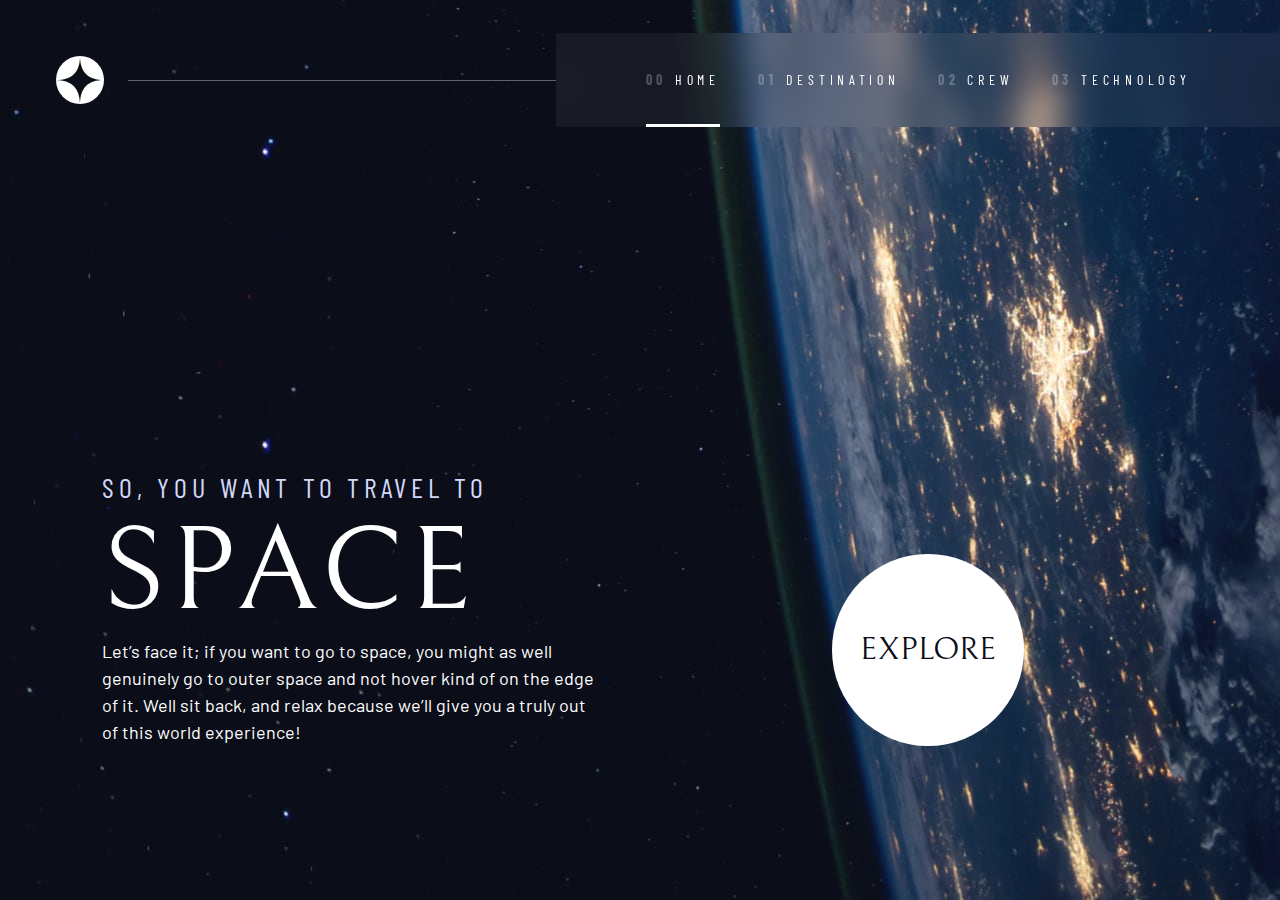
<file: index.html>
<!DOCTYPE html>
<html lang="en">
<head>
  <meta charset="UTF-8">
  <meta name="viewport" content="width=device-width, initial-scale=1.0">

  <link rel="icon" type="image/png" sizes="32x32" href="./assets/favicon-32x32.png">

  <!-- Google fonts -->
        <link rel="preconnect" href="https://fonts.googleapis.com">
        <link rel="preconnect" href="https://fonts.gstatic.com" crossorigin>
        <link href="https://fonts.googleapis.com/css2?family=Barlow+Condensed:wght@400;700&family=Bellefair&family=Barlow:wght@400;700&display=swap"
            rel="stylesheet">

  <!-- CSS Style sheets -->
  <link rel="stylesheet" href="./index.css">

  <!-- jQuery -->
    <script src="https://ajax.googleapis.com/ajax/libs/jquery/3.6.0/jquery.min.js"></script>

  <title>Frontend Mentor | Space tourism website</title>
</head>
<body class="home">

<!-- Primary header -->
  <header class="primary-header flex">
    <div>
     <img src="./assets/shared/logo.svg" alt="space tourism logo" class="logo"/>
    </div>
      <button class="mobile-nav-toggle" aria-controls="primary-navigation"><span class="sr-only"
        aria-expands="false">Menu</span></button>
        <nav>
          <ul id="primary-navigation" data-visible="false" class="primary-navigation underline-indicators flex">
            <li class="active"><a class="uppercase ff-sans-cond letter-spacing-2 text-white numbered-title" style="font-size: var(--fs-200)" href="index.html"><span>00</span>Home</a>
            <li><a class="uppercase ff-sans-cond letter-spacing-2 text-white numbered-title" style="font-size: var(--fs-200)" href="destination.html"><span>01</span>Destination</a>
            <li><a class="uppercase ff-sans-cond letter-spacing-2 text-white numbered-title" style="font-size: var(--fs-200)" href="crew.html"><span>02</span>Crew</a>
            <li><a class="uppercase ff-sans-cond letter-spacing-2 text-white numbered-title" style="font-size: var(--fs-200)" href="technology.html"><span>03</span>Technology</a>
          </ul>
       </nav>
  </header>

<main id="main" class="grid-container grid-container--home">
 <div>
  <h1 class="uppercase letter-spacing-1 fs-500 ff-sans-cond text-accent">So, you want to travel to
  <span class="d-block uppercase fs-900 ff-serif text-white">Space</span></h1>
  <p>Let’s face it; if you want to go to space, you might as well genuinely go to
  outer space and not hover kind of on the edge of it. Well sit back, and relax
  because we’ll give you a truly out of this world experience!</p>
</div>
<div>
  <a href="./destination.html" class="large-button uppercase ff-serif text-dark bg-white">Explore</a>
</div>
</main>


<script src="./navigation.js"></script>
</body>
</html>
</file>
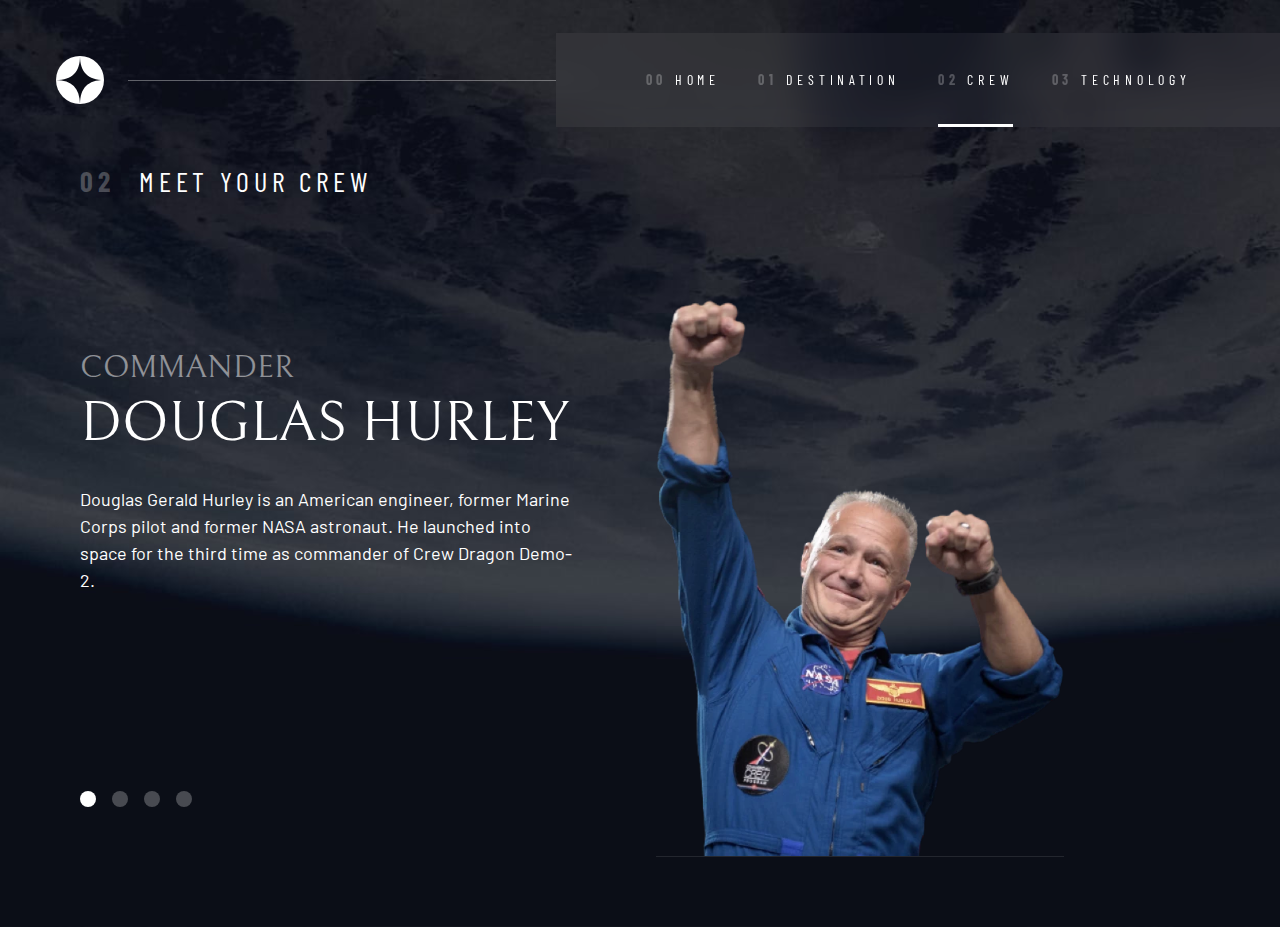
<file: crew.html>
<!DOCTYPE html>
<html lang="en">
<head>
  <meta charset="UTF-8">
  <meta name="viewport" content="width=device-width, initial-scale=1.0">

  <link rel="icon" type="image/png" sizes="32x32" href="./assets/favicon-32x32.png">

  <!-- Google fonts -->
        <link rel="preconnect" href="https://fonts.googleapis.com">
        <link rel="preconnect" href="https://fonts.gstatic.com" crossorigin>
        <link href="https://fonts.googleapis.com/css2?family=Barlow+Condensed:wght@400;700&family=Bellefair&family=Barlow:wght@400;700&display=swap"
            rel="stylesheet">

  <!-- CSS Style sheets -->
  <link rel="stylesheet" href="./index.css">

  <!-- jQuery -->
    <script src="https://ajax.googleapis.com/ajax/libs/jquery/3.6.0/jquery.min.js"></script>

  <title>Frontend Mentor | Space tourism website</title>
</head>
<body class="crew">

<!-- Primary header -->
  <header class="primary-header flex">
    <div>
     <img src="./assets/shared/logo.svg" alt="space tourism logo" class="logo"/>
    </div>
      <button class="mobile-nav-toggle" aria-controls="primary-navigation"><span class="sr-only"
        aria-expands="false">Menu</span></button>
        <nav>
          <ul id="primary-navigation" data-visible="false" class="primary-navigation underline-indicators flex">
            <li ><a class="uppercase ff-sans-cond letter-spacing-2 text-white numbered-title" style="font-size: var(--fs-200)" href="index.html"><span>00</span>Home</a>
            <li><a class="uppercase ff-sans-cond letter-spacing-2 text-white numbered-title" style="font-size: var(--fs-200)" href="destination.html"><span>01</span>Destination</a>
            <li class="active"><a class="uppercase ff-sans-cond letter-spacing-2 text-white numbered-title" style="font-size: var(--fs-200)" href="crew.html"><span>02</span>Crew</a>
            <li><a class="uppercase ff-sans-cond letter-spacing-2 text-white numbered-title" style="font-size: var(--fs-200)" href="technology.html"><span>03</span>Technology</a>
          </ul>
       </nav>
  </header>

  <main id="main" class="grid-container grid-container--crew flow">
    <h1 class="numbered-title"><span aria-hidden="true">02</span> Meet your crew</h1>
      <div role="dotlist" aria-label="crew list" class="dot-indicators flex">
        <button id="0" role="dot" dotindex="0" aria-controls="commander-tab" aria-selected="true"><span class="sr-only">The commander</span></button>
        <button id="1" role="dot" dotindex="-1" aria-controls="mission-specialist-tab" aria-selected="false"><span class="sr-only">The mission specialist</span></button>
        <button id="2" role="dot" dotindex="-1" aria-controls="pilot-tab" aria-selected="false"><span class="sr-only">The pilot</span></button>
        <button id="3" role="dot" dotindex="-1" aria-controls="crew-engineer-tab" aria-selected="false"><span class="sr-only">The crew engineer</span></button>
      </div>

      <article class="crew-details flow">
        <header class="flow" style="--flow-space: 0.5rem">
          <h2 id="crew-role" class="fs-600 ff-serif uppercase" style="color: hsl(var(--clr-white) / 0.5)">Commander</h2>
          <p id="crew-name" class="fs-700 uppercase ff-serif">Douglas Hurley</p>
        </header>
        <p id="crew-bio">Douglas Gerald Hurley is an American engineer, former Marine Corps pilot
        and former NASA astronaut. He launched into space for the third time as
        commander of Crew Dragon Demo-2.</p>
      </article>
      <picture>
        <source id="crew-source" srcset="assets/crew/image-douglas-hurley.webp" type="image/webp">
        <img id="crew-img" src="assets/crew/image-douglas-hurley.png" alt="Douglas Hurley">
      </picture>


  </main>


<script src="./navigation.js"></script>
<script src="./dots.js"></script>
</body>
</html>
</file>
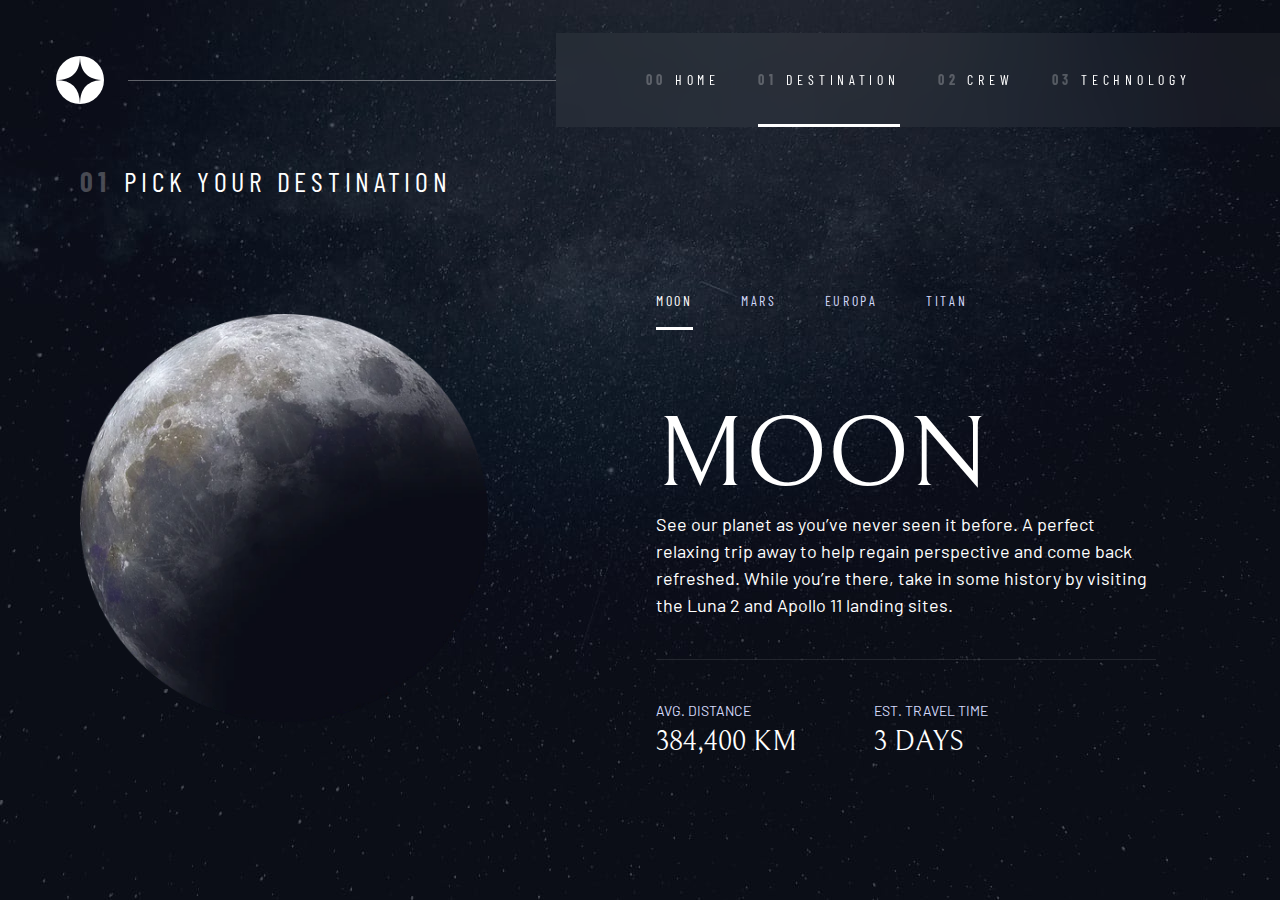
<file: destination.html>
<!DOCTYPE html>
<html lang="en">
<head>
  <meta charset="UTF-8">
  <meta name="viewport" content="width=device-width, initial-scale=1.0">

  <link rel="icon" type="image/png" sizes="32x32" href="./assets/favicon-32x32.png">

  <!-- Google fonts -->
        <link rel="preconnect" href="https://fonts.googleapis.com">
        <link rel="preconnect" href="https://fonts.gstatic.com" crossorigin>
        <link href="https://fonts.googleapis.com/css2?family=Barlow+Condensed:wght@400;700&family=Bellefair&family=Barlow:wght@400;700&display=swap"
            rel="stylesheet">

  <!-- CSS Style sheets -->
  <link rel="stylesheet" href="./index.css">

<!-- jQuery -->
  <script src="https://ajax.googleapis.com/ajax/libs/jquery/3.6.0/jquery.min.js"></script>

  <title>Frontend Mentor | Space tourism website</title>
</head>
<body class="destination">

<!-- Primary header -->
  <header class="primary-header flex">
    <div>
     <img src="./assets/shared/logo.svg" alt="space tourism logo" class="logo"/>
    </div>
      <button class="mobile-nav-toggle" aria-controls="primary-navigation"><span class="sr-only"
        aria-expands="false">Menu</span></button>
        <nav>
          <ul id="primary-navigation" data-visible="false" class="primary-navigation underline-indicators flex">
            <li ><a class="uppercase ff-sans-cond letter-spacing-2 text-white numbered-title" style="font-size: var(--fs-200)" href="index.html"><span>00</span>Home</a>
            <li class="active"><a class="uppercase ff-sans-cond letter-spacing-2 text-white numbered-title" style="font-size: var(--fs-200)" href="destination.html"><span>01</span>Destination</a>
            <li><a class="uppercase ff-sans-cond letter-spacing-2 text-white numbered-title" style="font-size: var(--fs-200)" href="crew.html"><span>02</span>Crew</a>
            <li><a class="uppercase ff-sans-cond letter-spacing-2 text-white numbered-title" style="font-size: var(--fs-200)" href="technology.html"><span>03</span>Technology</a>
          </ul>
       </nav>
  </header>

  <main id="main" class="grid-container grid-container--destination flow">
    <h2 class="numbered-title"><span aria-hidden="true">01</span>Pick your destination</h2>

    <picture>
     <source id="destination-source" srcset="assets/destination/image-moon.webp" type="image/webp">
     <img id="destination-img" src="assets/destination/image-moon.png" alt="the moon">
    </picture>

     <div role="tablist" aria-label="destination list" class="tab-list underline-indicators flex" style="--gap: 3rem;">
        <button id="0" role="tab" tabindex="0" aria-controls="moon-tab" aria-selected="true" class="uppercase letter-spacing-2 text-accent ff-sans-cond fs-200">Moon</button>
        <button id="1" role="tab" tabindex="-1" aria-controls="mars-tab" aria-selected="false" class="uppercase letter-spacing-2 text-accent ff-sans-cond fs-200">Mars</button>
        <button id="2" role="tab" tabindex="-1" aria-controls="europa-tab" aria-selected="false" class="uppercase letter-spacing-2 text-accent ff-sans-cond fs-200">Europa</button>
        <button id="3" role="tab" tabindex="-1" aria-controls="titan-tab" aria-selected="false" class="uppercase letter-spacing-2 text-accent ff-sans-cond fs-200">Titan</button>
     </div>

     <article class="destination-info">
      <h2 id="destination-name" class="fs-800 uppercase ff-serif">Moon</h2>

      <p id="destination-description">See our planet as you’ve never seen it before. A perfect relaxing trip away to help
      regain perspective and come back refreshed. While you’re there, take in some history
      by visiting the Luna 2 and Apollo 11 landing sites.</p>

      <div class="destination-meta flex">
        <div>
          <h3 class="text-accent fs-200 uppercase">Avg. distance</h3>
          <p id="destination-distance" class="ff-serif uppercase">384,400 km</p>
        </div>
        <div>
          <h3 class="text-accent fs-200 uppercase">Est. travel time</h3>
          <p id="destination-travel" class="ff-serif uppercase">3 days</p>
        </div>
      </div>
    </article>

  </main>


<script src="./navigation.js"></script>
<script src="./tabs.js"></script>
</body>
</html>
</file>
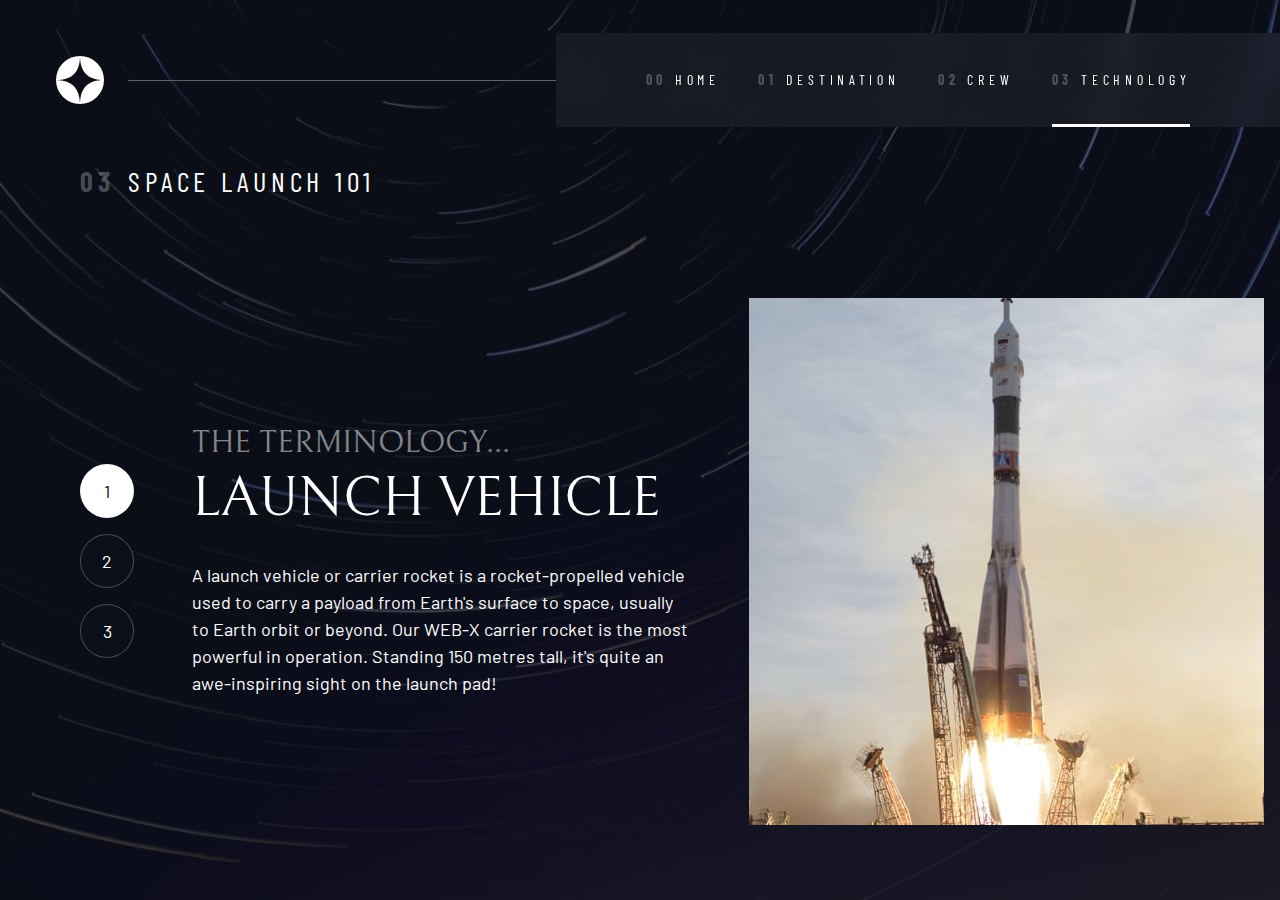
<file: technology.html>
<!DOCTYPE html>
<html lang="en">
<head>
  <meta charset="UTF-8">
  <meta name="viewport" content="width=device-width, initial-scale=1.0">

  <link rel="icon" type="image/png" sizes="32x32" href="./assets/favicon-32x32.png">

  <!-- Google fonts -->
        <link rel="preconnect" href="https://fonts.googleapis.com">
        <link rel="preconnect" href="https://fonts.gstatic.com" crossorigin>
        <link href="https://fonts.googleapis.com/css2?family=Barlow+Condensed:wght@400;700&family=Bellefair&family=Barlow:wght@400;700&display=swap"
            rel="stylesheet">

  <!-- CSS Style sheets -->
  <link rel="stylesheet" href="./index.css">

<!-- jQuery -->
  <script src="https://ajax.googleapis.com/ajax/libs/jquery/3.6.0/jquery.min.js"></script>

  <title>Frontend Mentor | Space tourism website</title>
</head>
<body class="technology">

<!-- Primary header -->
  <header class="primary-header flex">
    <div>
     <img src="./assets/shared/logo.svg" alt="space tourism logo" class="logo"/>
    </div>
      <button class="mobile-nav-toggle" aria-controls="primary-navigation"><span class="sr-only"
        aria-expands="false">Menu</span></button>
        <nav>
          <ul id="primary-navigation" data-visible="false" class="primary-navigation underline-indicators flex">
            <li><a class="uppercase ff-sans-cond letter-spacing-2 text-white numbered-title" style="font-size: var(--fs-200)" href="index.html"><span>00</span>Home</a>
            <li><a class="uppercase ff-sans-cond letter-spacing-2 text-white numbered-title" style="font-size: var(--fs-200)" href="destination.html"><span>01</span>Destination</a>
            <li><a class="uppercase ff-sans-cond letter-spacing-2 text-white numbered-title" style="font-size: var(--fs-200)" href="crew.html"><span>02</span>Crew</a>
            <li class="active"><a class="uppercase ff-sans-cond letter-spacing-2 text-white numbered-title" style="font-size: var(--fs-200)" href="technology.html"><span>03</span>Technology</a>
          </ul>
       </nav>
  </header>

  <main id="main" class="grid-container grid-container--technology flow">
    <h2 class="numbered-title"><span aria-hidden="true">03</span>Space launch 101</h2>

    <picture>
     <img id="technology-img" src="./assets/technology/image-launch-vehicle-portrait.jpg" alt="the launch vehicle">
    </picture>

    <div role="numberedlist" class="numbered-indicators flex">
       <button id="0" tabindex="0" role="number" class="text-white bg-dark" aria-selected="true"> 1</button>
       <button id="1" tabindex="-1" role="number" class="text-white bg-dark" aria-selected="false">2</button>
       <button id="2" tabindex="-1" role="number" class="text-white bg-dark" aria-selected="false">3</button>
    </div>

    <article class="technology-details flow">
      <header class="flow" style="--flow-space: 0.5rem">
        <h2 class="fs-600 ff-serif uppercase" style="color: hsl(var(--clr-white) / 0.5)">The terminology...</h2>
        <p id="technology-name" class="fs-700 uppercase ff-serif">Launch vehicle</p>
      </header>
      <p id="technology-description">A launch vehicle or carrier rocket is a rocket-propelled vehicle used to carry
        a payload from Earth's surface to space, usually to Earth orbit or beyond. Our WEB-X carrier rocket is the
        most powerful in operation. Standing 150 metres tall,
        it's quite an awe-inspiring sight on the launch pad!</p>
    </article>

  </main>

<script src="./navigation.js"></script>
<script src="./numbered-indicators.js"></script>
</body>
</html>
</file>
<file: index.css>
/* ------------------- */
/* Custom properties   */
/* ------------------- */
:root {

     /* colors */
    --clr-dark: 230 35% 7%;
    --clr-light: 231 77% 90%;
    --clr-white: 0 0% 100%;

    /* font-sizes */
    --fs-900: clamp(5rem, 8vw + 1rem, 9.375rem);
   --fs-800: 3.5rem;
   --fs-700: 1.5rem;
   --fs-600: 1rem;
   --fs-500: 1rem;
   --fs-400: 0.9375rem;
   --fs-300: 1rem;
   --fs-200: 0.875rem;

   /* font-families */
   --ff-serif: "Bellefair", serif;
   --ff-sans-cond: "Barlow Condensed", sans-serif;
   --ff-sans-normal: "Barlow", sans-serif;
}

@media (min-width: 35em) {
    :root {
        --fs-800: 5rem;
        --fs-700: 2.5rem;
        --fs-600: 1.5rem;
        --fs-500: 1.25rem;
        --fs-400: 1rem;
    }
}

@media (min-width: 45em) {
    :root {
        /* font-sizes */
        --fs-800: 6.25rem;
        --fs-700: 3.5rem;
        --fs-600: 2rem;
        --fs-500: 1.75rem;
        --fs-400: 1.125rem;
    }
}

/* ------------------- */
/* Reset               */
/* ------------------- */

/* Box sizing */
*, *::before, *::after {
    box-sizing: border-box;
}

/* Reset margins */
body, h1, h2, h3, h4, h5, p, figure, picture {
    margin: 0;
}

h1, h2, h3, h4, h5, h6, p {
    font-weight: 400;
}

/* set up the body */
body {
    font-family: var(--ff-sans-normal);
    font-size: var(--fs-400);
    color: hsl(var(--clr-white));
    background-color: hsl(var(--clr-dark));
    line-height: 1.5;
    min-height: 100vh;

    display: grid;
    grid-template-rows: min-content 1fr;
    padding-bottom: 4rem;
}

/* make images easier to work with */
img, picutre {
    max-width: 100%;
    display: block;
}

/* make form elements easier to work with */
input, button, textarea, select {
    font: inherit;
}

/* remove animations for people who've turned them off */
@media (prefers-reduced-motion: n) {
  *, *::before, *::after {
    animation-duration: 0.01ms !important;
    animation-iteration-count: 1 !important;
    transition-duration: 0.01ms !important;
    scroll-behavior: auto !important;
  }
}

/* ------------------- */
/* Utility classes     */
/* ------------------- */

/* general */

.flex {
    display: flex;
    gap: var(--gap, 1rem);
}

.grid {
    display: grid;
    gap: var(--gap, 1rem);
}

.d-block {
  display: block;
}


.flow > *:where(:not(:first-child)) {
    margin-top: var(--flow-space, 1rem);
}

.container {
    padding-inline: 2em;
    margin-inline: auto;
    max-width: 80rem;
}

.sr-only {
  position: absolute;
  width: 1px;
  height: 1px;
  padding: 0;
  margin: -1px;
  overflow: hidden;
  clip: rect(0, 0, 0, 0);
  white-space: nowrap; /* added line */
  border: 0;
}

/* colors */

.bg-dark { background-color: hsl( var(--clr-dark) ); }
.bg-accent { background-color: hsl( var(--clr-light) ); }
.bg-white { background-color: hsl( var(--clr-white) ); }

.text-dark { color: hsl( var(--clr-dark) ); }
.text-accent { color: hsl( var(--clr-light) ); }
.text-white { color: hsl( var(--clr-white) ); }

/* typography */

.ff-serif { font-family: var(--ff-serif); }
.ff-sans-cond { font-family: var(--ff-sans-cond); }
.ff-sans-normal { font-family: var(--ff-sans-normal); }

.letter-spacing-1 { letter-spacing: 4.75px; }
.letter-spacing-2 { letter-spacing: 2.7px; }
.letter-spacing-3 { letter-spacing: 2.35px; }

.uppercase { text-transform: uppercase; }

.fs-900 { font-size: var(--fs-900); }
.fs-800 { font-size: var(--fs-800); }
.fs-700 { font-size: var(--fs-700); }
.fs-600 { font-size: var(--fs-600); }
.fs-500 { font-size: var(--fs-500); }
.fs-400 { font-size: var(--fs-400); }
.fs-300 { font-size: var(--fs-300); }
.fs-200 { font-size: var(--fs-200); }

.fs-900,
.fs-800,
.fs-700,
.fs-600 {
    line-height: 1.1;
}

.numbered-title {
    font-family: var(--ff-sans-cond);
    font-size: var(--fs-500);
    text-transform: uppercase;
    letter-spacing: 4.72px;
}

.numbered-title span {
    margin-right: .5em;
    font-weight: 700;
    color: hsl( var(--clr-white) / .25);
}

/* ------------------- */
/* Compontents         */
/* ------------------- */

.large-button {
  font-size: 2rem;
    position: relative;
    z-index: 1;
    display: inline-grid;
    place-content: center;
    border-radius: 50%;
    padding: 0 2em;
    width: 6em;
    height: 6em;
    text-decoration: none;
}

.large-button::after {
  content: '';
  width: inherit;
  height: inherit;
  border-radius: inherit;
  position: absolute;
  z-index: -1;
  top: 0;
  bottom: 0;
  background-color: hsl(var(--clr-white) / 0.15);
  opacity: 0;
  transition: opacity 500ms linear, transform 750ms ease-in-out;
}

.large-button:hover::after,
.large-button:focus::after {
  opacity: 1;
  transform: scale(1.5);
}

/* primary header */

.primary-header {
  justify-content: space-between;
  align-items: center;
}

.logo {
  margin: 1.5rem clamp(1.5rem, 5vw, 3.5rem);
}

.primary-navigation {
  --gap: clamp(1rem, 3vw, 5rem);
  --underline-gap: 2rem;
  list-style: none;
  padding: 0;
  margin: 0;
  background-color: hsl( var(--clr-dark) / 0.95);
}

.mobile-nav-toggle {
  cursor: pointer;
  display: none;
}

.primary-navigation a {
  text-decoration: none;
}

.primary-navigation a > span {
  font-weight: 700;
  margin-right: 0.5rem;
}

@supports (backdrop-filter: blur(1rem)) {
    .primary-navigation {
        background-color: hsl( var(--clr-white) / 0.05);
        backdrop-filter: blur(1rem);
    }
}

@media (max-width: 35em) {
  .primary-navigation {
    --underline-gap: 0.5rem;
     position: fixed;
     z-index: 1000;
     inset: 0 0 0 30%;
     list-style: none;
     padding: min(20rem, 15vh) 2rem;
     margin: 0;
     flex-direction: column;
     transform: translateX(100%);
     transition: transform 500ms ease-in-out;
  }

  .primary-navigation[data-visible="true"] {
    transform: translateX(0);
  }

  .primary-navigation.underline-indicators > .active {
      border: 0;
   }

   .mobile-nav-toggle {
     display: block;
     position: absolute;
     right: 1rem;
     top: 2.5rem;
     z-index: 2000;
     background: transparent;
     background-image: url(./assets/shared/icon-hamburger.svg);
     background-repeat: no-repeat;
     width: 2rem;
     aspect-ratio: 1;
     border: 0;
   }
}

@media (min-width: 35em) and (max-width: 45em) {
  .primary-header {
    margin-top: 1rem;
  }

  .primary-navigation {
    padding-inline: 3rem;
  }

  .primary-navigation a > span {
        display: none;
    }
}

@media (min-width: 45em) {

  .primary-header::after {
    content: '';
    position: relative;
    height: 1px;
    width: 100%;
    margin-right: -3rem;
    background-color: hsl( var(--clr-white) / 0.35);
    backdrop-filter: blur(1.5rem);
    order: 1;
  }

  nav {
    order: 2;
  }

  .primary-header {
    margin-top: 2rem;
  }

  .primary-navigation {
    padding-inline: clamp(3rem, 7vw, 6rem);
  }
}

.underline-indicators > * {
  cursor: pointer;
  padding: var(--underline-gap, 1rem) 0;
  border: 0;
  border-bottom: .2rem solid hsl( var(--clr-white) / 0);
  background-color: transparent;
}

.underline-indicators > *:hover,
.underline-indicators > *:hover {
  border-color: hsl(var(--clr-white) / 0.5);
}

.underline-indicators > .active,
.underline-indicators > [aria-selected="true"] {
  color: hsl(var(--clr-white) / 1);
  border-color: hsl(var(--clr-white) / 1);
}

.dot-indicators > *{
  cursor: pointer;
  border: 0;
  border-radius: 50%;
  aspect-ratio: 1;
  padding: 0.5rem;
  background-color: hsl(var(--clr-white) / 0.25);
}

.dot-indicators > *:hover,
.dot-indicators > *:focus {
  background-color: hsl(var(--clr-white) / 0.5);
}

.dot-indicators > [aria-selected="true"] {
  background-color: hsl(var(--clr-white) / 1);
}

.numbered-indicators > * {
  display: grid;
  place-content: center;
  cursor: pointer;
  border: .1rem solid hsl( var(--clr-white) / 0.25);;
  border-radius: 50%;
  width: 3em;
  height: 3em;
  padding: 1rem;
}

.numbered-indicators > *:hover,
.numbered-indicators > *:focus {
 border: .1rem solid hsl( var(--clr-white) / 1);
}

.numbered-indicators > [aria-selected="true"] {
  background-color: hsl(var(--clr-white));
  color: hsl(var(--clr-dark));
}

/* Navigation */


/* ------------------- */
/* Page specific       */
/* ------------------- */
body {
    background-size: cover;
    background-position: bottom center;
}

/* home */
.home {
    background-image: url(./assets/home/background-home-mobile.jpg);
}

@media (min-width: 35em) {
    .home {
        background-position: center center;
        background-image: url(./assets/home/background-home-tablet.jpg);
    }
}

@media (min-width: 45em) {
    .home {
        background-image: url(./assets/home/background-home-desktop.jpg);
    }
}

/* destination */
.destination {
    background-image: url(./assets/destination/background-destination-mobile.jpg);
}

@media (min-width: 35rem) {
    .destination {
        background-position: center center;
        background-image: url(./assets/destination/background-destination-tablet.jpg);
    }
}

@media (min-width: 45rem) {
    .destination {
        background-image: url(./assets/destination/background-destination-desktop.jpg);
    }
}

/* crew */
.crew {
    background-image: url(./assets/crew/background-crew-mobile.jpg);
}

@media (min-width: 35rem) {
    .crew {
        background-position: center center;
        background-image: url(./assets/crew/background-crew-tablet.jpg);
    }
}

@media (min-width: 45rem) {
    .crew {
        background-image: url(./assets/crew/background-crew-desktop.jpg);
    }
}

/* technology */
.technology {
    background-image: url(./assets/technology/background-technology-mobile.jpg);
}

@media (min-width: 35rem) {
    .technology {
        background-position: center center;
        background-image: url(./assets/technology/background-technology-tablet.jpg);
    }
}

@media (min-width: 45rem) {
    .technology {
        background-image: url(./assets/technology/background-technology-desktop.jpg);
    }
}

/* Layout */

.grid-container {
  text-align: center;
  display: grid;
  place-items: center;
  row-gap: 10%;
  padding-bottom: 4em;
  padding-inline: 1rem;
}

/* .grid-container * {
  border: 1px solid red;
} */

.grid-container p:not([class]) {
    max-width: 50ch;
}

.numbered-title {
    grid-area: title;
}

/* destination layout */

.grid-container--destination {
  --flow-space: 0.5rem;
  grid-template-areas:
    'title'
    'image'
    'tabs'
    'content';
}

.grid-container--destination > picture {
    grid-area: image;
    max-width: 60%;
}

.grid-container--destination > .tab-list {
    grid-area: tabs;
}

.grid-container--destination > .destination-info {
    grid-area: content;
}

.destination-meta {
    flex-direction: column;
    border-top: 1px solid hsl( var(--clr-white) / .1);
    padding-top: 2.5rem;
    margin-top: 2.5rem;
}

.destination-meta p {
  font-size: 1.75rem;
}

/* crew layout */
.grid-container--crew {
    --flow-space: 2rem;
    grid-template-areas:
        'title'
        'image'
        'tabs'
        'content';
}

.grid-container--crew > picture {
    grid-area: image;
    max-width: 60%;
    border-bottom: 1px solid hsl( var(--clr-white) / .1);
}

.grid-container--crew > .dot-indicators {
    grid-area: tabs;
}

.grid-container--crew > .crew-details {
    grid-area: content;
}

@media (min-width: 35em) {

  .numbered-title {
    justify-self: start;
    margin-top: 2rem;
  }

  .destination-meta {
      flex-direction: row;
      justify-content: space-evenly;
  }

  .grid-container--crew {
      grid-template-areas:
          'title'
          'content'
          'tabs'
          'image';
    }

}

/* technology layout */
.grid-container--technology {
    --flow-space: 2rem;
    grid-template-areas:
         'title'
         'image'
         'tabs'
         'content';
}

.grid-container--technology > picture {
  grid-area: image;
  max-width: 100%;
}

.grid-container--technology > .numbered-indicators {
  grid-area: tabs;
}

.grid-container--technology > .technology-details {
  grid-area: content;
}


@media (min-width: 45em) {
  .grid-container {
      text-align: left;
      column-gap: var(--container-gap, 2rem);
      grid-template-columns: minmax(2rem, 1fr) repeat(2, minmax(0, 40rem)) minmax(2rem, 1fr);
  }
  .grid-container--home > *:first-child {
      grid-column: 2;
  }

  .grid-container--home > *:last-child {
      grid-column: 3;
  }

  .grid-container--home {
      padding-bottom: max(4rem, 10vh);
      align-items: end;
     }

  .grid-container--destination {
      justify-items: start;
      align-content: start;
      grid-template-areas:
           '. title title .'
           '. image tabs .'
           '. image content .';
   }

   .grid-container--destination > picture,
   .grid-container--crew > picture {
        max-width: 75%;
    }

  .destination-meta {
        justify-content: flex-start;
        --gap: min(6vw, 6rem);
    }

    .grid-container--crew {
      justify-items: start;
      align-content: start;
         grid-template-areas:
             '. title title .'
             '. content image .'
             '. tabs image .';
     }

    .grid-container--crew > .dot-indicators {
        justify-self: start;
    }

    .grid-container--technology {
        text-align: left;
        column-gap: var(--container-gap, 2rem);
        grid-template-columns: minmax(2rem, 1fr) minmax(0, 5rem) repeat(2, minmax(0, 40rem));
    }

    .grid-container--technology > .numbered-indicators {
      display: grid;
    }

    .grid-container--technology > picture {
      justify-self: end;
    }

    .grid-container--technology {
      justify-items: start;
      align-content: start;
      grid-template-areas:
      '. title title title'
      '. tabs content image';

    }

}

@media (min-width:35em) and (max-width:45em) {

  .grid-container--crew > picture {
    justify-self: end;
  }

  .grid-container--technology > numbered-indicators {
    justify-self: start;
  }

}

@media (max-width: 35em) {
  .destination,
  .crew,
  .technology {
    padding-bottom: 15rem;
  }

}
</file>
